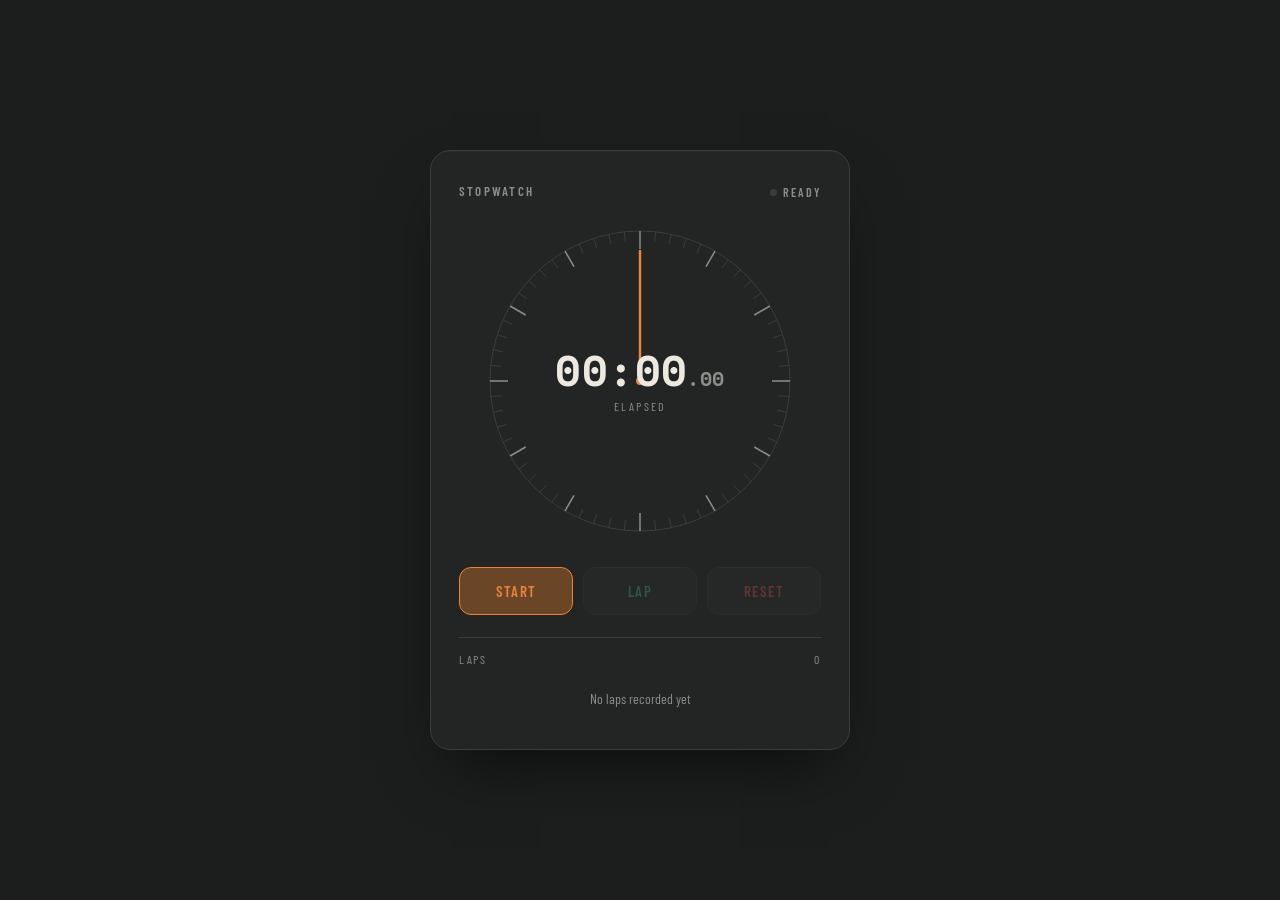
<file: index.html>
<!DOCTYPE html>
<html lang="en">
<head>
<meta charset="UTF-8">
<meta name="viewport" content="width=device-width, initial-scale=1.0">
<title>Stopwatch</title>
<link rel="preconnect" href="https://fonts.googleapis.com">
<link rel="preconnect" href="https://fonts.gstatic.com" crossorigin>
<link href="https://fonts.googleapis.com/css2?family=Space+Mono:wght@400;700&family=Barlow+Condensed:wght@500;600;700&display=swap" rel="stylesheet">
<link rel="stylesheet" href="index.css">
</head>
<body>

<div class="device">
  <div class="brand">
    <span class="name">StopWatch</span>
    <span class="status" id="statusIndicator"><span class="dot"></span><span id="statusText">Ready</span></span>
  </div>

  <div class="dial-wrap">
    <svg viewBox="0 0 320 320">
      <circle cx="160" cy="160" r="150" fill="none" stroke="var(--hairline)" stroke-width="1"></circle>
      <g id="ticks"></g>
      <line id="sweepHand" class="sweep" x1="160" y1="160" x2="160" y2="30"></line>
      <circle class="hub" cx="160" cy="160" r="4"></circle>
    </svg>
    <div class="readout">
      <div class="time"><span id="timeMain">00:00</span><span class="ms" id="timeMs">.00</span></div>
      <div class="label" id="dialLabel">Elapsed</div>
    </div>
  </div>

  <div class="controls">
    <button id="startPauseBtn">Start</button>
    <button id="lapBtn" disabled>Lap</button>
    <button id="resetBtn" disabled>Reset</button>
  </div>

  <div class="laps">
    <div class="laps-header">
      <span>Laps</span>
      <span id="lapCount">0</span>
    </div>
    <ul class="lap-list" id="lapList">
      <li class="empty-state" id="emptyState">No laps recorded yet</li>
    </ul>
  </div>
</div>

<script src="index.js"></script>
</body>
</html>
</file>
<file: index.css>
:root{
  --bg: #1c1e1e;
  --panel: #222524;
  --bezel: #2b2e2c;
  --ink: #ede9e1;
  --ink-dim: #8b8f8a;
  --hairline: #3a3d3a;
  --amber: #e8823c;
  --amber-dim: #6b4626;
  --teal: #4fa79d;
  --red: #d1554a;
  --green: #5fa864;
}
*{ box-sizing: border-box; }
html, body{
  margin: 0;
  height: 100%;
  background: var(--bg);
  color: var(--ink);
  font-family: 'Barlow Condensed', sans-serif;
  -webkit-font-smoothing: antialiased;
}
body{
  display: flex;
  align-items: center;
  justify-content: center;
  padding: 24px;
}
.device{
  width: 100%;
  max-width: 420px;
  background: var(--panel);
  border: 1px solid var(--hairline);
  border-radius: 20px;
  padding: 32px 28px 26px;
  box-shadow: 0 30px 60px -20px rgba(0,0,0,0.6), inset 0 1px 0 rgba(255,255,255,0.03);
}
.brand{
  display: flex;
  justify-content: space-between;
  align-items: baseline;
  margin-bottom: 22px;
  letter-spacing: 0.14em;
}
.brand .name{
  font-size: 13px;
  font-weight: 600;
  text-transform: uppercase;
  color: var(--ink-dim);
}
.brand .status{
  font-size: 12px;
  font-weight: 600;
  text-transform: uppercase;
  color: var(--ink-dim);
  display: flex;
  align-items: center;
  gap: 6px;
}
.status .dot{
  width: 7px;
  height: 7px;
  border-radius: 50%;
  background: var(--hairline);
  transition: background 0.2s ease, box-shadow 0.2s ease;
}
.status.running .dot{
  background: var(--green);
  box-shadow: 0 0 8px var(--green);
  animation: pulse 1s ease-in-out infinite;
}
.status.paused .dot{
  background: var(--amber);
  box-shadow: 0 0 8px var(--amber);
}
@keyframes pulse{
  0%, 100%{ opacity: 1; }
  50%{ opacity: 0.4; }
}

/* Dial */
.dial-wrap{
  position: relative;
  width: 100%;
  aspect-ratio: 1 / 1;
  max-width: 320px;
  margin: 0 auto 26px;
}
.dial-wrap svg{ display: block; width: 100%; height: 100%; }
.tick{ stroke: var(--hairline); stroke-width: 1; }
.tick.major{ stroke: var(--ink-dim); stroke-width: 1.5; }
.sweep{
  stroke: var(--amber);
  stroke-width: 2.5;
  stroke-linecap: round;
  transform-origin: 160px 160px;
  transition: transform 0.08s linear;
}
.hub{ fill: var(--amber); }

.readout{
  position: absolute;
  inset: 0;
  display: flex;
  flex-direction: column;
  align-items: center;
  justify-content: center;
}
.time{
  font-family: 'Space Mono', monospace;
  font-weight: 700;
  font-size: 42px;
  letter-spacing: 0.01em;
  font-variant-numeric: tabular-nums;
  line-height: 1;
}
.time .ms{
  font-size: 20px;
  color: var(--ink-dim);
}
.readout .label{
  margin-top: 8px;
  font-size: 12px;
  letter-spacing: 0.18em;
  text-transform: uppercase;
  color: var(--ink-dim);
}

/* Controls */
.controls{
  display: grid;
  grid-template-columns: 1fr 1fr 1fr;
  gap: 10px;
  margin-bottom: 22px;
}
button{
  font-family: 'Barlow Condensed', sans-serif;
  font-weight: 600;
  font-size: 15px;
  letter-spacing: 0.08em;
  text-transform: uppercase;
  padding: 14px 8px;
  border-radius: 12px;
  border: 1px solid var(--hairline);
  background: var(--bezel);
  color: var(--ink);
  cursor: pointer;
  transition: transform 0.08s ease, border-color 0.15s ease, background 0.15s ease;
}
button:active{ transform: scale(0.96); }
button:focus-visible{
  outline: 2px solid var(--teal);
  outline-offset: 2px;
}
button:disabled{
  opacity: 0.35;
  cursor: not-allowed;
}
#startPauseBtn{
  background: var(--amber-dim);
  border-color: var(--amber);
  color: var(--amber);
  grid-column: span 1;
}
#startPauseBtn.running{
  background: rgba(95,168,100,0.12);
  border-color: var(--green);
  color: var(--green);
}
#lapBtn{ color: var(--teal); border-color: var(--hairline); }
#resetBtn{ color: var(--red); border-color: var(--hairline); }

/* Laps */
.laps{
  border-top: 1px solid var(--hairline);
  padding-top: 14px;
}
.laps-header{
  display: flex;
  justify-content: space-between;
  font-size: 12px;
  letter-spacing: 0.14em;
  text-transform: uppercase;
  color: var(--ink-dim);
  margin-bottom: 8px;
}
.lap-list{
  list-style: none;
  margin: 0;
  padding: 0;
  max-height: 190px;
  overflow-y: auto;
}
.lap-list::-webkit-scrollbar{ width: 6px; }
.lap-list::-webkit-scrollbar-thumb{ background: var(--hairline); border-radius: 3px; }
.lap-item{
  display: flex;
  justify-content: space-between;
  align-items: baseline;
  padding: 9px 4px;
  font-family: 'Space Mono', monospace;
  font-size: 14px;
  border-bottom: 1px solid rgba(58,61,58,0.5);
}
.lap-item:last-child{ border-bottom: none; }
.lap-item .idx{
  color: var(--ink-dim);
  font-family: 'Barlow Condensed', sans-serif;
  font-weight: 600;
  letter-spacing: 0.05em;
  width: 60px;
}
.lap-item .split{ color: var(--ink-dim); }
.lap-item.best .abs{ color: var(--green); }
.lap-item.worst .abs{ color: var(--red); }
.empty-state{
  color: var(--ink-dim);
  font-size: 14px;
  padding: 16px 4px;
  text-align: center;
  font-style: normal;
}

@media (prefers-reduced-motion: reduce){
  .sweep{ transition: none; }
  .status.running .dot{ animation: none; }
}

@media (max-width: 380px){
  .time{ font-size: 34px; }
  .time .ms{ font-size: 16px; }
}
</file>
<file: stopwatch.css>
:root{
  --bg: #1c1e1e;
  --panel: #222524;
  --bezel: #2b2e2c;
  --ink: #ede9e1;
  --ink-dim: #8b8f8a;
  --hairline: #3a3d3a;
  --amber: #e8823c;
  --amber-dim: #6b4626;
  --teal: #4fa79d;
  --red: #d1554a;
  --green: #5fa864;
}
*{ box-sizing: border-box; }
html, body{
  margin: 0;
  height: 100%;
  background: var(--bg);
  color: var(--ink);
  font-family: 'Barlow Condensed', sans-serif;
  -webkit-font-smoothing: antialiased;
}
body{
  display: flex;
  align-items: center;
  justify-content: center;
  padding: 24px;
}
.device{
  width: 100%;
  max-width: 420px;
  background: var(--panel);
  border: 1px solid var(--hairline);
  border-radius: 20px;
  padding: 32px 28px 26px;
  box-shadow: 0 30px 60px -20px rgba(0,0,0,0.6), inset 0 1px 0 rgba(255,255,255,0.03);
}
.brand{
  display: flex;
  justify-content: space-between;
  align-items: baseline;
  margin-bottom: 22px;
  letter-spacing: 0.14em;
}
.brand .name{
  font-size: 13px;
  font-weight: 600;
  text-transform: uppercase;
  color: var(--ink-dim);
}
.brand .status{
  font-size: 12px;
  font-weight: 600;
  text-transform: uppercase;
  color: var(--ink-dim);
  display: flex;
  align-items: center;
  gap: 6px;
}
.status .dot{
  width: 7px;
  height: 7px;
  border-radius: 50%;
  background: var(--hairline);
  transition: background 0.2s ease, box-shadow 0.2s ease;
}
.status.running .dot{
  background: var(--green);
  box-shadow: 0 0 8px var(--green);
  animation: pulse 1s ease-in-out infinite;
}
.status.paused .dot{
  background: var(--amber);
  box-shadow: 0 0 8px var(--amber);
}
@keyframes pulse{
  0%, 100%{ opacity: 1; }
  50%{ opacity: 0.4; }
}

/* Dial */
.dial-wrap{
  position: relative;
  width: 100%;
  aspect-ratio: 1 / 1;
  max-width: 320px;
  margin: 0 auto 26px;
}
.dial-wrap svg{ display: block; width: 100%; height: 100%; }
.tick{ stroke: var(--hairline); stroke-width: 1; }
.tick.major{ stroke: var(--ink-dim); stroke-width: 1.5; }
.sweep{
  stroke: var(--amber);
  stroke-width: 2.5;
  stroke-linecap: round;
  transform-origin: 160px 160px;
  transition: transform 0.08s linear;
}
.hub{ fill: var(--amber); }

.readout{
  position: absolute;
  inset: 0;
  display: flex;
  flex-direction: column;
  align-items: center;
  justify-content: center;
}
.time{
  font-family: 'Space Mono', monospace;
  font-weight: 700;
  font-size: 42px;
  letter-spacing: 0.01em;
  font-variant-numeric: tabular-nums;
  line-height: 1;
}
.time .ms{
  font-size: 20px;
  color: var(--ink-dim);
}
.readout .label{
  margin-top: 8px;
  font-size: 12px;
  letter-spacing: 0.18em;
  text-transform: uppercase;
  color: var(--ink-dim);
}

/* Controls */
.controls{
  display: grid;
  grid-template-columns: 1fr 1fr 1fr;
  gap: 10px;
  margin-bottom: 22px;
}
button{
  font-family: 'Barlow Condensed', sans-serif;
  font-weight: 600;
  font-size: 15px;
  letter-spacing: 0.08em;
  text-transform: uppercase;
  padding: 14px 8px;
  border-radius: 12px;
  border: 1px solid var(--hairline);
  background: var(--bezel);
  color: var(--ink);
  cursor: pointer;
  transition: transform 0.08s ease, border-color 0.15s ease, background 0.15s ease;
}
button:active{ transform: scale(0.96); }
button:focus-visible{
  outline: 2px solid var(--teal);
  outline-offset: 2px;
}
button:disabled{
  opacity: 0.35;
  cursor: not-allowed;
}
#startPauseBtn{
  background: var(--amber-dim);
  border-color: var(--amber);
  color: var(--amber);
  grid-column: span 1;
}
#startPauseBtn.running{
  background: rgba(95,168,100,0.12);
  border-color: var(--green);
  color: var(--green);
}
#lapBtn{ color: var(--teal); border-color: var(--hairline); }
#resetBtn{ color: var(--red); border-color: var(--hairline); }

/* Laps */
.laps{
  border-top: 1px solid var(--hairline);
  padding-top: 14px;
}
.laps-header{
  display: flex;
  justify-content: space-between;
  font-size: 12px;
  letter-spacing: 0.14em;
  text-transform: uppercase;
  color: var(--ink-dim);
  margin-bottom: 8px;
}
.lap-list{
  list-style: none;
  margin: 0;
  padding: 0;
  max-height: 190px;
  overflow-y: auto;
}
.lap-list::-webkit-scrollbar{ width: 6px; }
.lap-list::-webkit-scrollbar-thumb{ background: var(--hairline); border-radius: 3px; }
.lap-item{
  display: flex;
  justify-content: space-between;
  align-items: baseline;
  padding: 9px 4px;
  font-family: 'Space Mono', monospace;
  font-size: 14px;
  border-bottom: 1px solid rgba(58,61,58,0.5);
}
.lap-item:last-child{ border-bottom: none; }
.lap-item .idx{
  color: var(--ink-dim);
  font-family: 'Barlow Condensed', sans-serif;
  font-weight: 600;
  letter-spacing: 0.05em;
  width: 60px;
}
.lap-item .split{ color: var(--ink-dim); }
.lap-item.best .abs{ color: var(--green); }
.lap-item.worst .abs{ color: var(--red); }
.empty-state{
  color: var(--ink-dim);
  font-size: 14px;
  padding: 16px 4px;
  text-align: center;
  font-style: normal;
}

@media (prefers-reduced-motion: reduce){
  .sweep{ transition: none; }
  .status.running .dot{ animation: none; }
}

@media (max-width: 380px){
  .time{ font-size: 34px; }
  .time .ms{ font-size: 16px; }
}
</file>
